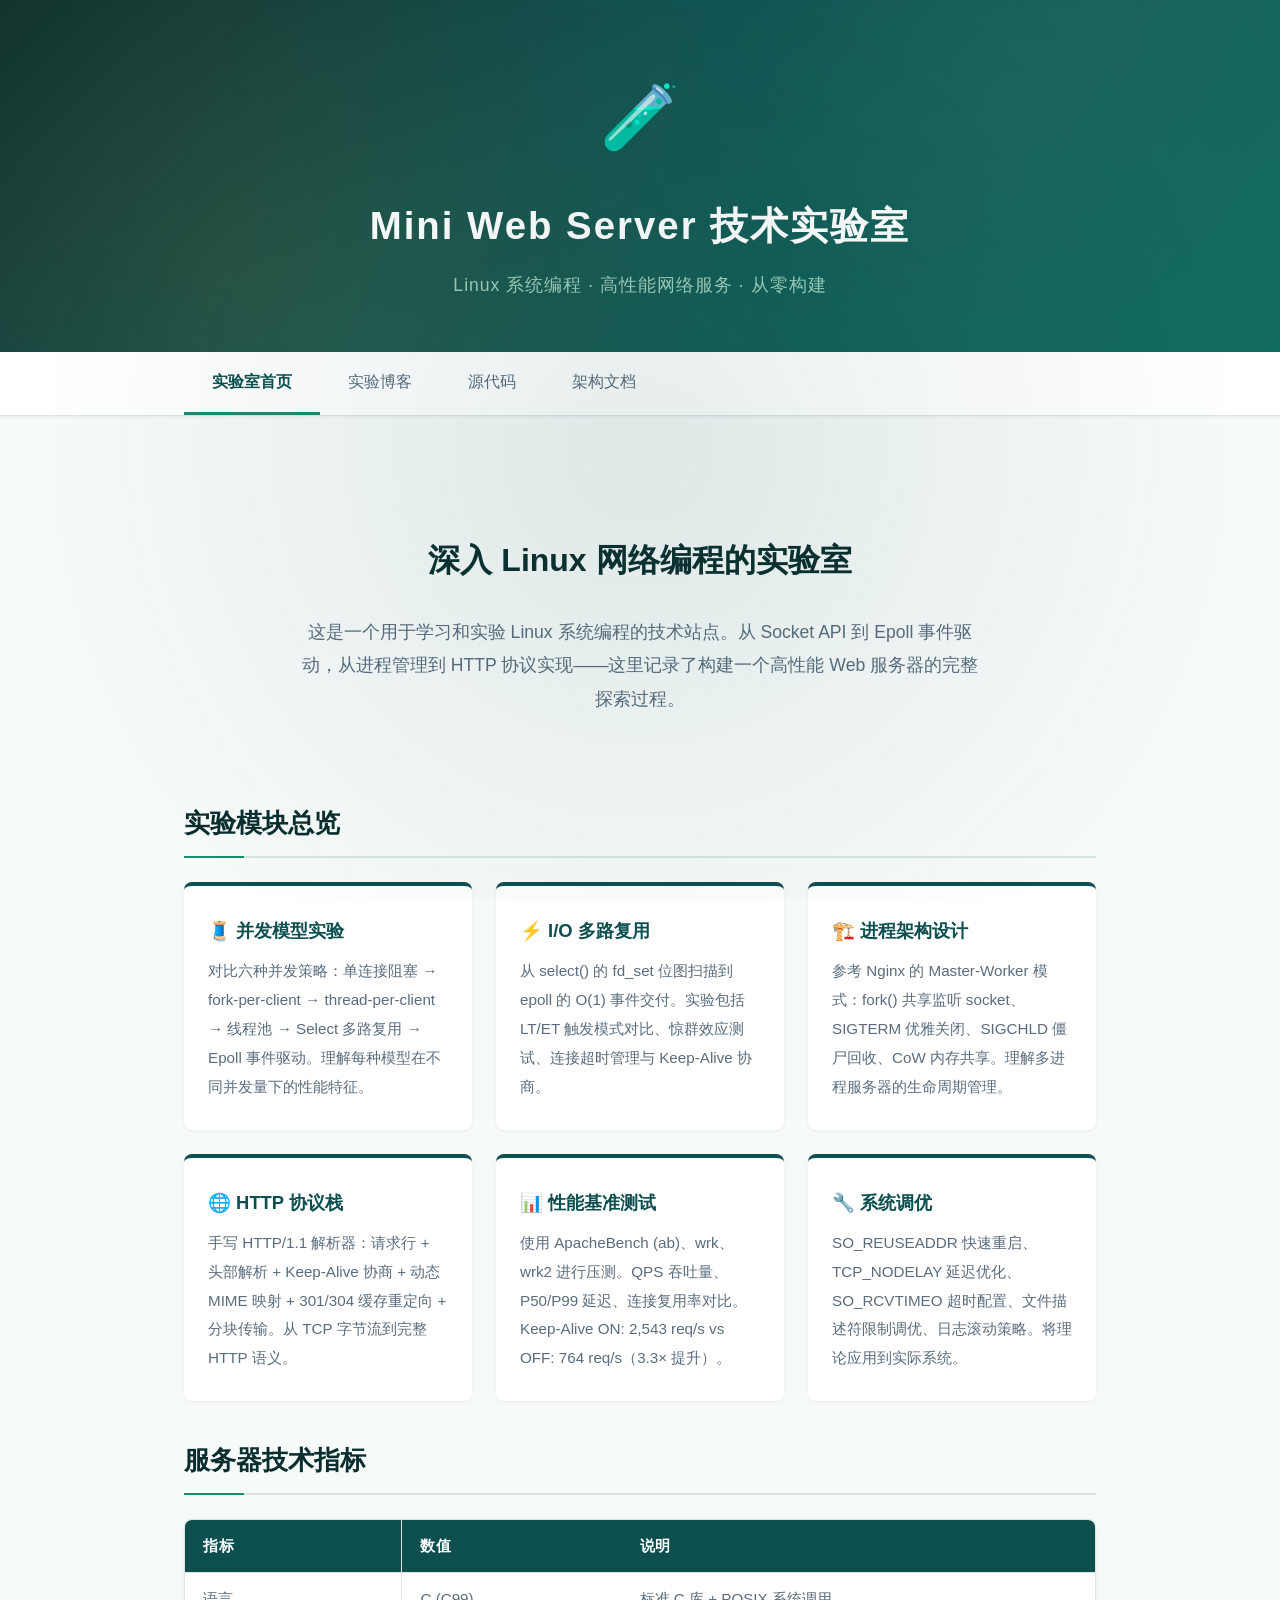
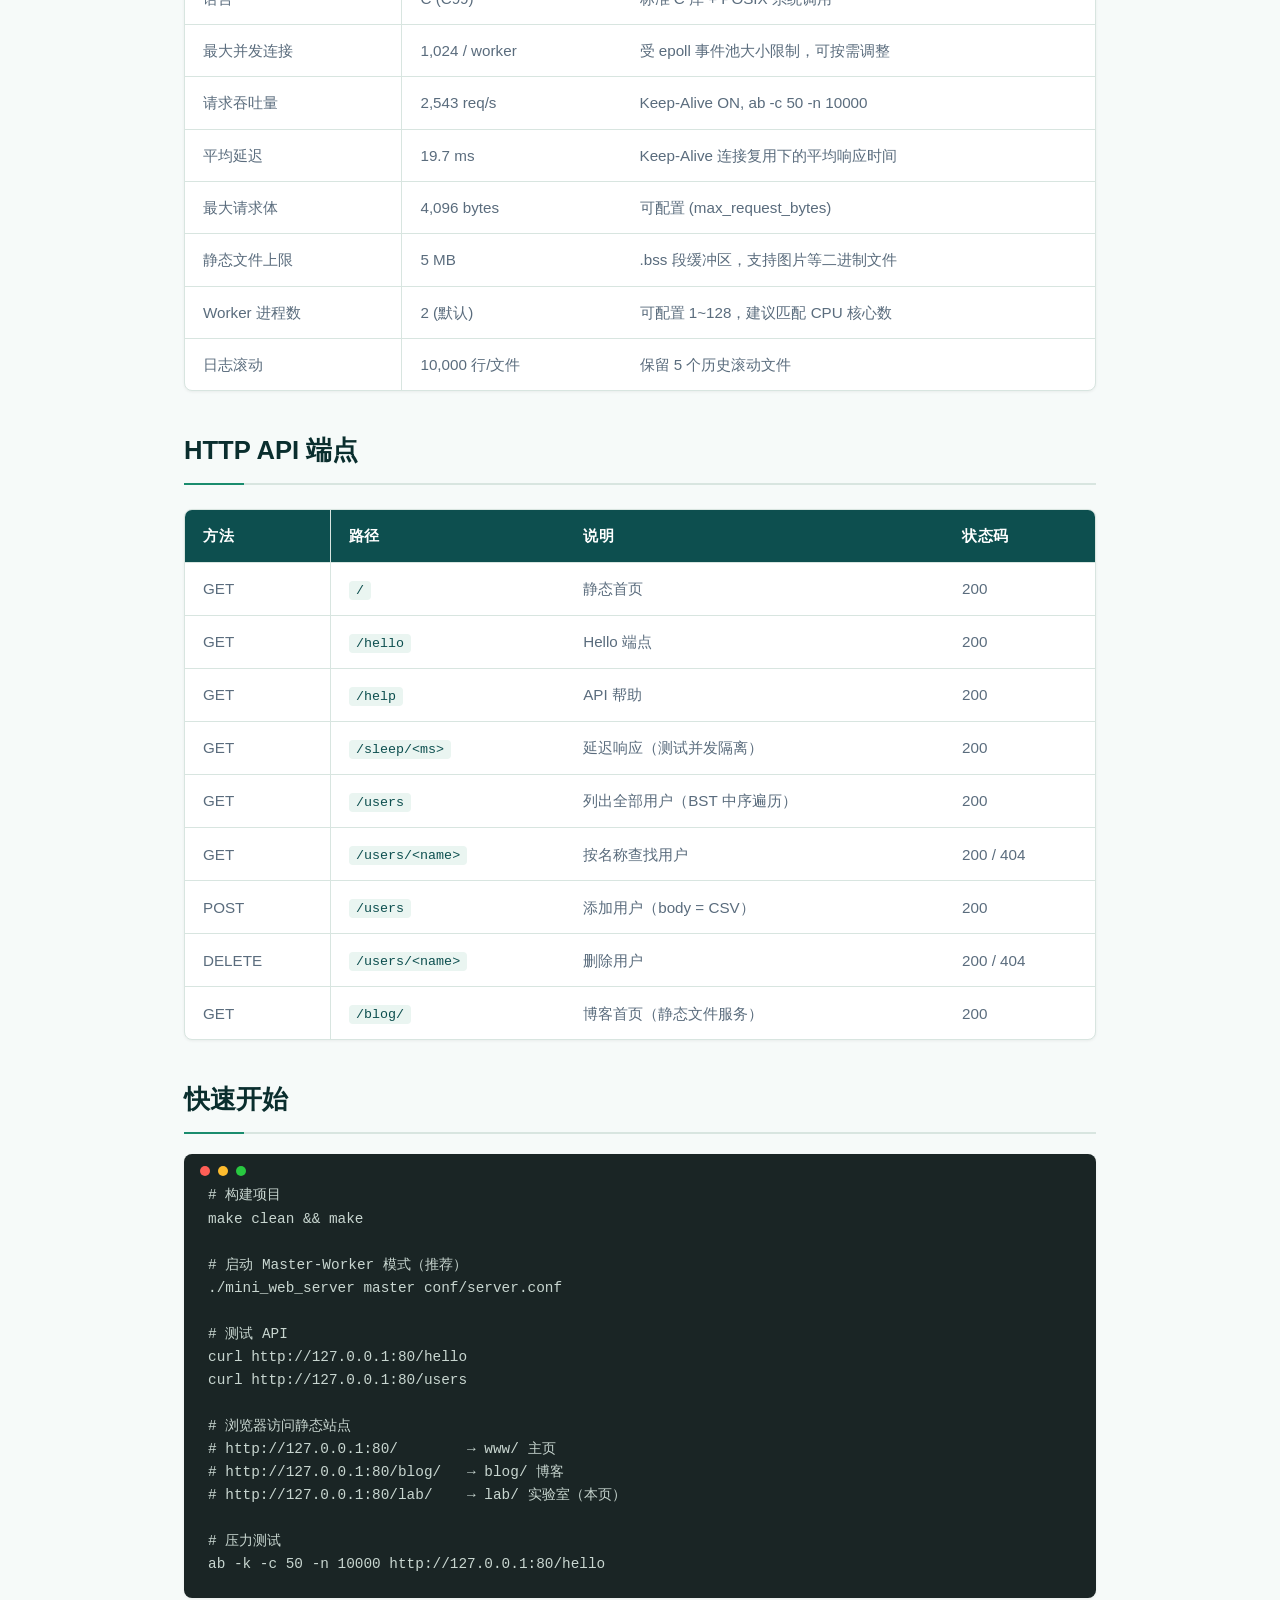
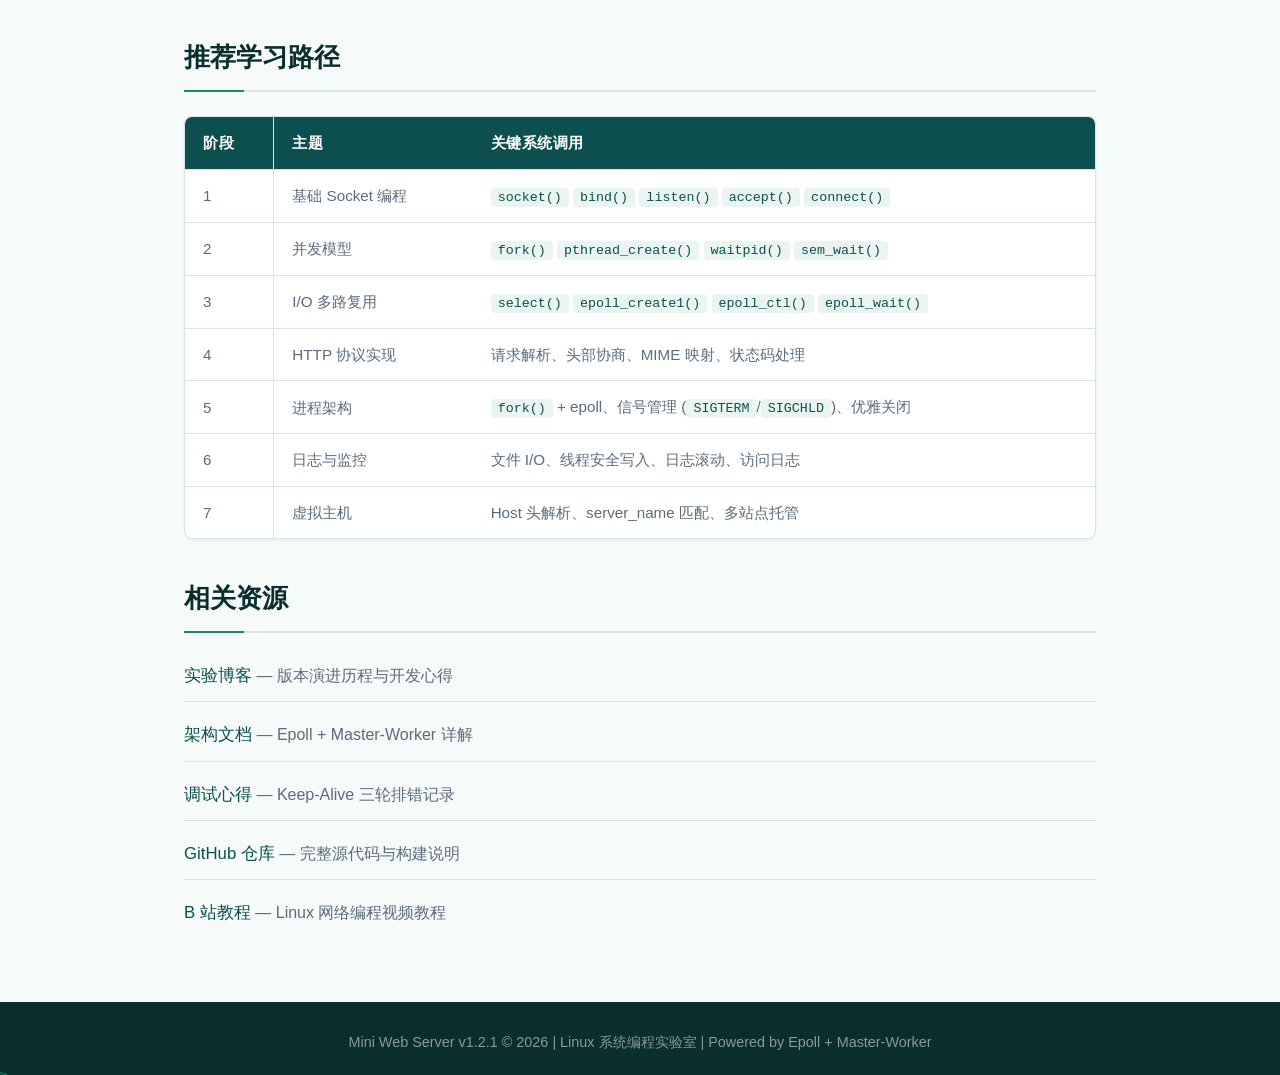
<file: lab/index.html>
<!DOCTYPE html>
<html lang="zh-CN">
<head>
    <meta charset="UTF-8">
    <meta name="viewport" content="width=device-width, initial-scale=1.0">
    <title>Mini Web Server — 技术实验室</title>
    <link rel="stylesheet" href="css/style.css">
    <link rel="icon" href="icon/favicon.ico" type="image/x-icon">
</head>
<body>
    <header>
        <div class="container">
            <span class="logo-icon">🧪</span>
            <h1>Mini Web Server 技术实验室</h1>
            <p class="subtitle">Linux 系统编程 · 高性能网络服务 · 从零构建</p>
        </div>
    </header>

    <nav>
        <div class="container">
            <a href="index.html" class="active">实验室首页</a>
            <a href="/blog/">实验博客</a>
            <a href="https://github.com/YunYuanWang/UESTC-Shixvn-mini-web-server" target="_blank">源代码</a>
            <a href="/blog/about.html">架构文档</a>
        </div>
    </nav>

    <main>
        <div class="container">

            <!-- ============================================================ -->
            <!-- Hero -->
            <!-- ============================================================ -->
            <section class="hero">
                <h2>深入 Linux 网络编程的实验室</h2>
                <p>这是一个用于学习和实验 Linux 系统编程的技术站点。从 Socket API 到 Epoll 事件驱动，从进程管理到 HTTP 协议实现——这里记录了构建一个高性能 Web 服务器的完整探索过程。</p>
            </section>

            <!-- ============================================================ -->
            <!-- 实验模块 -->
            <!-- ============================================================ -->
            <section class="features">
                <h2>实验模块总览</h2>
                <div class="feature-grid">
                    <div class="feature-card">
                        <h3>🧵 并发模型实验</h3>
                        <p>对比六种并发策略：单连接阻塞 → fork-per-client → thread-per-client → 线程池 → Select 多路复用 → Epoll 事件驱动。理解每种模型在不同并发量下的性能特征。</p>
                    </div>
                    <div class="feature-card">
                        <h3>⚡ I/O 多路复用</h3>
                        <p>从 select() 的 fd_set 位图扫描到 epoll 的 O(1) 事件交付。实验包括 LT/ET 触发模式对比、惊群效应测试、连接超时管理与 Keep-Alive 协商。</p>
                    </div>
                    <div class="feature-card">
                        <h3>🏗️ 进程架构设计</h3>
                        <p>参考 Nginx 的 Master-Worker 模式：fork() 共享监听 socket、SIGTERM 优雅关闭、SIGCHLD 僵尸回收、CoW 内存共享。理解多进程服务器的生命周期管理。</p>
                    </div>
                    <div class="feature-card">
                        <h3>🌐 HTTP 协议栈</h3>
                        <p>手写 HTTP/1.1 解析器：请求行 + 头部解析 + Keep-Alive 协商 + 动态 MIME 映射 + 301/304 缓存重定向 + 分块传输。从 TCP 字节流到完整 HTTP 语义。</p>
                    </div>
                    <div class="feature-card">
                        <h3>📊 性能基准测试</h3>
                        <p>使用 ApacheBench (ab)、wrk、wrk2 进行压测。QPS 吞吐量、P50/P99 延迟、连接复用率对比。Keep-Alive ON: 2,543 req/s vs OFF: 764 req/s（3.3× 提升）。</p>
                    </div>
                    <div class="feature-card">
                        <h3>🔧 系统调优</h3>
                        <p>SO_REUSEADDR 快速重启、TCP_NODELAY 延迟优化、SO_RCVTIMEO 超时配置、文件描述符限制调优、日志滚动策略。将理论应用到实际系统。</p>
                    </div>
                </div>
            </section>

            <!-- ============================================================ -->
            <!-- 技术指标 -->
            <!-- ============================================================ -->
            <section>
                <h2>服务器技术指标</h2>
                <table>
                    <thead>
                        <tr><th>指标</th><th>数值</th><th>说明</th></tr>
                    </thead>
                    <tbody>
                        <tr><td>语言</td><td>C (C99)</td><td>标准 C 库 + POSIX 系统调用</td></tr>
                        <tr><td>最大并发连接</td><td>1,024 / worker</td><td>受 epoll 事件池大小限制，可按需调整</td></tr>
                        <tr><td>请求吞吐量</td><td>2,543 req/s</td><td>Keep-Alive ON, ab -c 50 -n 10000</td></tr>
                        <tr><td>平均延迟</td><td>19.7 ms</td><td>Keep-Alive 连接复用下的平均响应时间</td></tr>
                        <tr><td>最大请求体</td><td>4,096 bytes</td><td>可配置 (max_request_bytes)</td></tr>
                        <tr><td>静态文件上限</td><td>5 MB</td><td>.bss 段缓冲区，支持图片等二进制文件</td></tr>
                        <tr><td>Worker 进程数</td><td>2 (默认)</td><td>可配置 1~128，建议匹配 CPU 核心数</td></tr>
                        <tr><td>日志滚动</td><td>10,000 行/文件</td><td>保留 5 个历史滚动文件</td></tr>
                    </tbody>
                </table>
            </section>

            <!-- ============================================================ -->
            <!-- API 端点 -->
            <!-- ============================================================ -->
            <section>
                <h2>HTTP API 端点</h2>
                <table>
                    <thead>
                        <tr><th>方法</th><th>路径</th><th>说明</th><th>状态码</th></tr>
                    </thead>
                    <tbody>
                        <tr><td>GET</td><td><code>/</code></td><td>静态首页</td><td>200</td></tr>
                        <tr><td>GET</td><td><code>/hello</code></td><td>Hello 端点</td><td>200</td></tr>
                        <tr><td>GET</td><td><code>/help</code></td><td>API 帮助</td><td>200</td></tr>
                        <tr><td>GET</td><td><code>/sleep/&lt;ms&gt;</code></td><td>延迟响应（测试并发隔离）</td><td>200</td></tr>
                        <tr><td>GET</td><td><code>/users</code></td><td>列出全部用户（BST 中序遍历）</td><td>200</td></tr>
                        <tr><td>GET</td><td><code>/users/&lt;name&gt;</code></td><td>按名称查找用户</td><td>200 / 404</td></tr>
                        <tr><td>POST</td><td><code>/users</code></td><td>添加用户（body = CSV）</td><td>200</td></tr>
                        <tr><td>DELETE</td><td><code>/users/&lt;name&gt;</code></td><td>删除用户</td><td>200 / 404</td></tr>
                        <tr><td>GET</td><td><code>/blog/</code></td><td>博客首页（静态文件服务）</td><td>200</td></tr>
                    </tbody>
                </table>
            </section>

            <!-- ============================================================ -->
            <!-- 快速开始 -->
            <!-- ============================================================ -->
            <section>
                <h2>快速开始</h2>
                <pre><code># 构建项目
make clean && make

# 启动 Master-Worker 模式（推荐）
./mini_web_server master conf/server.conf

# 测试 API
curl http://127.0.0.1:80/hello
curl http://127.0.0.1:80/users

# 浏览器访问静态站点
# http://127.0.0.1:80/        → www/ 主页
# http://127.0.0.1:80/blog/   → blog/ 博客
# http://127.0.0.1:80/lab/    → lab/ 实验室（本页）

# 压力测试
ab -k -c 50 -n 10000 http://127.0.0.1:80/hello</code></pre>
            </section>

            <!-- ============================================================ -->
            <!-- 学习路径 -->
            <!-- ============================================================ -->
            <section>
                <h2>推荐学习路径</h2>
                <table>
                    <thead>
                        <tr><th>阶段</th><th>主题</th><th>关键系统调用</th></tr>
                    </thead>
                    <tbody>
                        <tr><td>1</td><td>基础 Socket 编程</td><td><code>socket()</code> <code>bind()</code> <code>listen()</code> <code>accept()</code> <code>connect()</code></td></tr>
                        <tr><td>2</td><td>并发模型</td><td><code>fork()</code> <code>pthread_create()</code> <code>waitpid()</code> <code>sem_wait()</code></td></tr>
                        <tr><td>3</td><td>I/O 多路复用</td><td><code>select()</code> <code>epoll_create1()</code> <code>epoll_ctl()</code> <code>epoll_wait()</code></td></tr>
                        <tr><td>4</td><td>HTTP 协议实现</td><td>请求解析、头部协商、MIME 映射、状态码处理</td></tr>
                        <tr><td>5</td><td>进程架构</td><td><code>fork()</code> + epoll、信号管理 (<code>SIGTERM</code>/<code>SIGCHLD</code>)、优雅关闭</td></tr>
                        <tr><td>6</td><td>日志与监控</td><td>文件 I/O、线程安全写入、日志滚动、访问日志</td></tr>
                        <tr><td>7</td><td>虚拟主机</td><td>Host 头解析、server_name 匹配、多站点托管</td></tr>
                    </tbody>
                </table>
            </section>

            <!-- ============================================================ -->
            <!-- 快速链接 -->
            <!-- ============================================================ -->
            <section class="links">
                <h2>相关资源</h2>
                <ul>
                    <li><a href="/blog/">实验博客</a> — 版本演进历程与开发心得</li>
                    <li><a href="/blog/about.html">架构文档</a> — Epoll + Master-Worker 详解</li>
                    <li><a href="/blog/article.html">调试心得</a> — Keep-Alive 三轮排错记录</li>
                    <li><a href="https://github.com/YunYuanWang/UESTC-Shixvn-mini-web-server" target="_blank">GitHub 仓库</a> — 完整源代码与构建说明</li>
                    <li><a href="https://www.bilibili.com/video/BV1GJ411x7h7/" target="_blank">B 站教程</a> — Linux 网络编程视频教程</li>
                </ul>
            </section>
        </div>
    </main>

    <footer>
        <div class="container">
            <p>Mini Web Server v1.2.1 &copy; 2026 | Linux 系统编程实验室 | Powered by Epoll + Master-Worker</p>
        </div>
    </footer>

    <script src="js/main.js"></script>
</body>
</html>
</file>
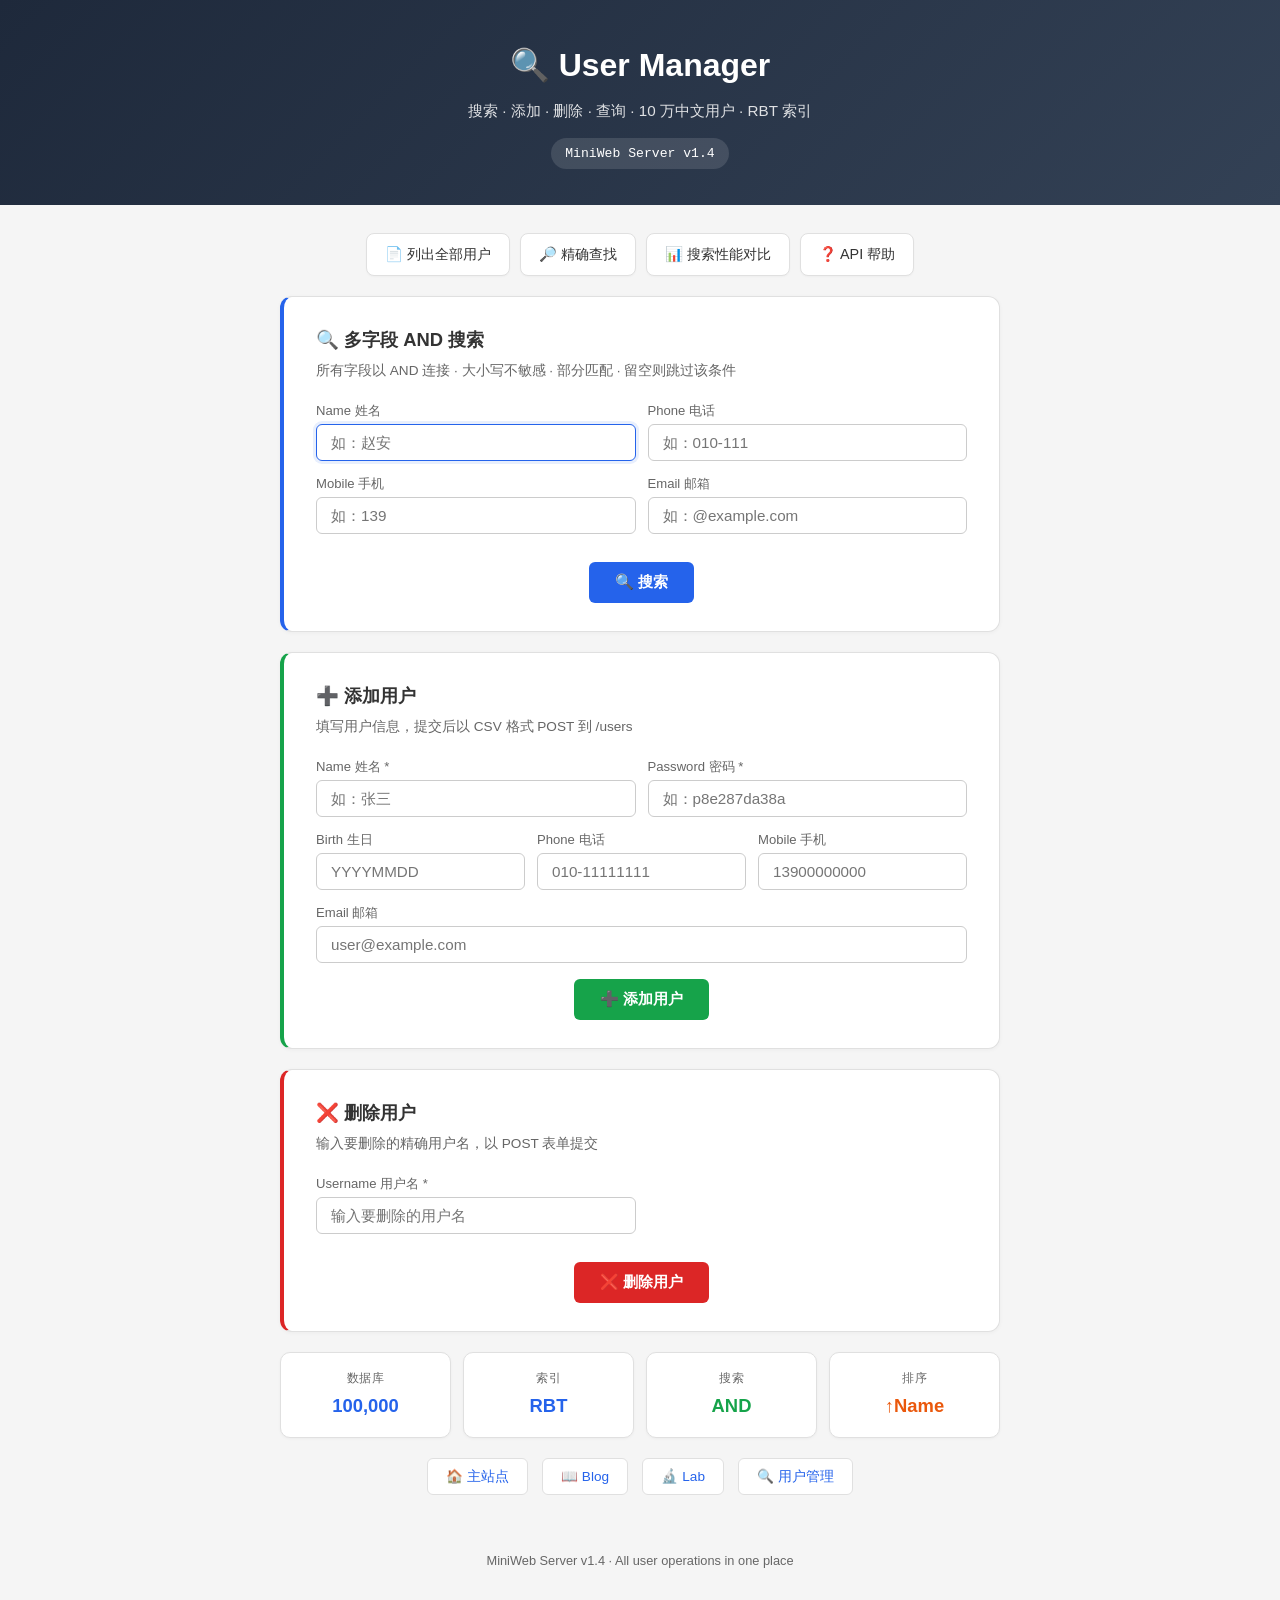
<file: search/index.html>
<!doctype html>
<html lang="zh-CN">
<head>
  <meta charset="utf-8">
  <meta name="viewport" content="width=device-width, initial-scale=1">
  <title>User Manager — MiniWeb Server</title>
  <link rel="icon" href="/icon/favicon.ico">
  <style>
    :root {
      --bg: #f5f5f5;
      --card-bg: #fff;
      --text: #333;
      --muted: #666;
      --border: #e0e0e0;
      --accent: #2563eb;
      --green: #16a34a;
      --red: #dc2626;
      --orange: #ea580c;
    }
    * { margin: 0; padding: 0; box-sizing: border-box; }
    body {
      font-family: -apple-system, BlinkMacSystemFont, "Segoe UI", Roboto, sans-serif;
      background: var(--bg);
      color: var(--text);
      line-height: 1.6;
    }

    header {
      background: linear-gradient(135deg, #1e293b 0%, #334155 100%);
      color: #fff;
      padding: 40px 24px 36px;
      text-align: center;
    }
    header h1 { font-size: 2rem; font-weight: 700; }
    header p  { margin-top: 8px; opacity: 0.85; font-size: 0.95rem; }
    .pid-badge {
      display: inline-block;
      margin-top: 14px;
      padding: 5px 14px;
      background: rgba(255,255,255,0.12);
      border-radius: 20px;
      font-size: 0.82rem;
      font-family: "SF Mono", "Fira Code", monospace;
    }

    .container { max-width: 760px; margin: 0 auto; padding: 28px 20px; }

    /* ---- section card ---- */
    section {
      background: var(--card-bg);
      border: 1px solid var(--border);
      border-radius: 12px;
      padding: 28px 32px;
      margin-bottom: 20px;
      box-shadow: 0 1px 4px rgba(0,0,0,0.04);
    }
    section h2 {
      font-size: 1.15rem;
      font-weight: 600;
      margin-bottom: 6px;
      display: flex;
      align-items: center;
      gap: 8px;
    }
    section .sec-hint {
      color: var(--muted);
      font-size: 0.85rem;
      margin-bottom: 18px;
    }
    section.accent  { border-left: 4px solid var(--accent); }
    section.green   { border-left: 4px solid var(--green); }
    section.red     { border-left: 4px solid var(--red); }
    section.orange  { border-left: 4px solid var(--orange); }

    /* ---- form fields ---- */
    .field { margin-bottom: 12px; text-align: left; }
    .field label { display: block; font-size: 0.82rem; color: var(--muted); margin-bottom: 3px; font-weight: 500; }
    .field input {
      width: 100%;
      padding: 9px 14px;
      font-size: 0.95rem;
      border: 1px solid #ccc;
      border-radius: 6px;
      outline: none;
      box-sizing: border-box;
      transition: border-color 0.15s;
    }
    .field input:focus { border-color: var(--accent); box-shadow: 0 0 0 3px rgba(37,99,235,0.1); }
    .field-row { display: grid; grid-template-columns: 1fr 1fr; gap: 12px; }
    .field-row-3 { display: grid; grid-template-columns: 1fr 1fr 1fr; gap: 12px; }

    .btn {
      display: inline-block;
      padding: 10px 26px;
      font-size: 0.95rem;
      font-weight: 600;
      color: #fff;
      border: none;
      border-radius: 6px;
      cursor: pointer;
      transition: opacity 0.15s;
    }
    .btn:hover { opacity: 0.9; }
    .btn.primary { background: var(--accent); }
    .btn.green   { background: var(--green); }
    .btn.red     { background: var(--red); }
    .btn.orange  { background: var(--orange); }

    .btn-row { text-align: center; margin-top: 16px; }

    /* ---- result message ---- */
    .msg {
      margin-top: 12px;
      padding: 8px 14px;
      border-radius: 6px;
      font-size: 0.88rem;
      text-align: center;
      display: none;
    }
    .msg.show { display: block; }
    .msg.success { background: #dcfce7; color: #166534; border: 1px solid #bbf7d0; }
    .msg.error   { background: #fee2e2; color: #991b1b; border: 1px solid #fecaca; }

    /* ---- info row ---- */
    .info-row {
      display: grid;
      grid-template-columns: repeat(auto-fit, minmax(150px, 1fr));
      gap: 12px;
      margin-bottom: 20px;
    }
    .info-card {
      background: var(--card-bg);
      border: 1px solid var(--border);
      border-radius: 10px;
      padding: 16px;
      text-align: center;
      box-shadow: 0 1px 3px rgba(0,0,0,0.04);
    }
    .info-card .label { font-size: 0.75rem; color: var(--muted); text-transform: uppercase; letter-spacing: 0.5px; }
    .info-card .value { font-size: 1.15rem; font-weight: 700; margin-top: 3px; color: var(--accent); }
    .info-card .value.green { color: var(--green); }
    .info-card .value.orange { color: var(--orange); }

    /* ---- quick links ---- */
    .quick-links {
      display: flex;
      gap: 10px;
      flex-wrap: wrap;
      justify-content: center;
      margin-bottom: 20px;
    }
    .quick-links a {
      display: inline-flex;
      align-items: center;
      gap: 6px;
      padding: 9px 18px;
      background: var(--card-bg);
      border: 1px solid var(--border);
      border-radius: 8px;
      text-decoration: none;
      font-size: 0.9rem;
      font-weight: 500;
      color: var(--text);
      transition: box-shadow 0.15s, border-color 0.15s;
      box-shadow: 0 1px 2px rgba(0,0,0,0.03);
    }
    .quick-links a:hover { box-shadow: 0 3px 10px rgba(0,0,0,0.08); border-color: var(--accent); }

    /* ---- nav ---- */
    .nav-links { text-align: center; margin-top: 8px; }
    .nav-links a {
      display: inline-block;
      padding: 7px 18px;
      margin: 0 5px;
      background: var(--card-bg);
      border: 1px solid var(--border);
      border-radius: 6px;
      color: var(--accent);
      text-decoration: none;
      font-size: 0.85rem;
    }
    .nav-links a:hover { box-shadow: 0 2px 8px rgba(0,0,0,0.08); }

    footer { text-align: center; padding: 28px 20px; color: var(--muted); font-size: 0.8rem; }
  </style>
</head>
<body>

<header>
  <h1>&#128269; User Manager</h1>
  <p>搜索 &middot; 添加 &middot; 删除 &middot; 查询 &middot; 10 万中文用户 &middot; RBT 索引</p>
  <div class="pid-badge">MiniWeb Server v1.4</div>
</header>

<div class="container">

  <!-- ======== 快速操作 ======== -->
  <div class="quick-links">
    <a href="/users" target="_blank">&#128196; 列出全部用户</a>
    <a href="/users/find-index/" target="_blank" onclick="var n=prompt('Enter exact username:');if(n){this.href='/users/'+encodeURIComponent(n);return true;}return false;">&#128270; 精确查找</a>
    <a href="/users/compare/" target="_blank" onclick="var n=prompt('Enter username to benchmark:');if(n){this.href='/users/compare/'+encodeURIComponent(n);return true;}return false;">&#128202; 搜索性能对比</a>
    <a href="/help" target="_blank">&#10067; API 帮助</a>
  </div>

  <!-- ======== 搜索 ======== -->
  <section class="accent">
    <h2>&#128269; 多字段 AND 搜索</h2>
    <p class="sec-hint">所有字段以 AND 连接 &middot; 大小写不敏感 &middot; 部分匹配 &middot; 留空则跳过该条件</p>
    <form method="post" action="/search" enctype="application/x-www-form-urlencoded">
      <div class="field-row">
        <div class="field">
          <label>Name 姓名</label>
          <input type="text" name="name" placeholder="如：赵安" autofocus autocomplete="off">
        </div>
        <div class="field">
          <label>Phone 电话</label>
          <input type="text" name="phone" placeholder="如：010-111" autocomplete="off">
        </div>
      </div>
      <div class="field-row">
        <div class="field">
          <label>Mobile 手机</label>
          <input type="text" name="mobile" placeholder="如：139" autocomplete="off">
        </div>
        <div class="field">
          <label>Email 邮箱</label>
          <input type="text" name="email" placeholder="如：@example.com" autocomplete="off">
        </div>
      </div>
      <div class="btn-row"><button type="submit" class="btn primary">&#128269; 搜索</button></div>
    </form>
  </section>

  <!-- ======== 添加用户 ======== -->
  <section class="green">
    <h2>&#10133; 添加用户</h2>
    <p class="sec-hint">填写用户信息，提交后以 CSV 格式 POST 到 /users</p>
    <form id="add-form">
      <div class="field-row">
        <div class="field">
          <label>Name 姓名 *</label>
          <input type="text" id="add-name" placeholder="如：张三" required autocomplete="off">
        </div>
        <div class="field">
          <label>Password 密码 *</label>
          <input type="text" id="add-pass" placeholder="如：p8e287da38a" required autocomplete="off">
        </div>
      </div>
      <div class="field-row-3">
        <div class="field">
          <label>Birth 生日</label>
          <input type="text" id="add-birth" placeholder="YYYYMMDD" autocomplete="off">
        </div>
        <div class="field">
          <label>Phone 电话</label>
          <input type="text" id="add-phone" placeholder="010-11111111" autocomplete="off">
        </div>
        <div class="field">
          <label>Mobile 手机</label>
          <input type="text" id="add-mobile" placeholder="13900000000" autocomplete="off">
        </div>
      </div>
      <div class="field">
        <label>Email 邮箱</label>
        <input type="text" id="add-email" placeholder="user@example.com" autocomplete="off">
      </div>
      <div class="btn-row"><button type="submit" class="btn green">&#10133; 添加用户</button></div>
    </form>
    <div class="msg" id="add-msg"></div>
  </section>

  <!-- ======== 删除用户 ======== -->
  <section class="red">
    <h2>&#10060; 删除用户</h2>
    <p class="sec-hint">输入要删除的精确用户名，以 POST 表单提交</p>
    <form method="post" action="/delete" enctype="application/x-www-form-urlencoded">
      <div class="field-row">
        <div class="field">
          <label>Username 用户名 *</label>
          <input type="text" name="name" placeholder="输入要删除的用户名" required autocomplete="off">
        </div>
      </div>
      <div class="btn-row"><button type="submit" class="btn red">&#10060; 删除用户</button></div>
    </form>
  </section>

  <!-- ======== 信息 ======== -->
  <div class="info-row">
    <div class="info-card">
      <div class="label">数据库</div>
      <div class="value">100,000</div>
    </div>
    <div class="info-card">
      <div class="label">索引</div>
      <div class="value">RBT</div>
    </div>
    <div class="info-card">
      <div class="label">搜索</div>
      <div class="value green">AND</div>
    </div>
    <div class="info-card">
      <div class="label">排序</div>
      <div class="value orange">&#8593;Name</div>
    </div>
  </div>

  <!-- ======== 导航 ======== -->
  <div class="nav-links">
    <a href="http://localhost:8080/">&#127968; 主站点</a>
    <a href="http://blog.localhost:8080/">&#128214; Blog</a>
    <a href="http://lab.localhost:8080/">&#128300; Lab</a>
    <a href="http://users.localhost:8080/">&#128269; 用户管理</a>
  </div>

</div>

<footer>
  MiniWeb Server v1.4 &middot; All user operations in one place
</footer>

<script>
// ---- Validation Helpers ----
function validatePhone(val) {
  if (!val) return true;  // empty is OK
  return /^[0-9\-]{1,20}$/.test(val) && (val.match(/[0-9]/g) || []).length >= 1;
}
function validateEmail(val) {
  if (!val) return true;  // empty is OK
  if (/\s/.test(val)) return false;    // no spaces
  var at = val.indexOf('@');
  if (at === -1) return true;          // no @: accept as search term
  if (at === val.length - 1) return false; // @ at end: reject
  if (val.indexOf('@', at + 1) !== -1) return false; // multiple @
  return true;
}
function showMsg(id, type, text) {
  var m = document.getElementById(id);
  m.className = 'msg ' + type + ' show';
  m.textContent = text;
}

// ---- Search Form: client-side validation ----
document.querySelector('form[action="/search"]').addEventListener('submit', function(e) {
  var phone  = this.querySelector('input[name="phone"]').value.trim();
  var mobile = this.querySelector('input[name="mobile"]').value.trim();
  var email  = this.querySelector('input[name="email"]').value.trim();
  if (phone && !validatePhone(phone)) {
    e.preventDefault();
    alert('Invalid phone: only digits and hyphens allowed (1-20 chars).');
    return false;
  }
  if (mobile && !validatePhone(mobile)) {
    e.preventDefault();
    alert('Invalid mobile: only digits and hyphens allowed (1-20 chars).');
    return false;
  }
  if (email && !validateEmail(email)) {
    e.preventDefault();
    alert('Invalid email format. Use user@example.com format.');
    return false;
  }
});

// ---- Add User: POST CSV to /users ----
document.getElementById('add-form').addEventListener('submit', async function(e) {
  e.preventDefault();
  var msg = document.getElementById('add-msg');
  msg.className = 'msg';
  void msg.offsetWidth;

  var fields = [
    document.getElementById('add-name').value.trim(),
    document.getElementById('add-pass').value.trim(),
    document.getElementById('add-birth').value.trim(),
    document.getElementById('add-phone').value.trim(),
    document.getElementById('add-mobile').value.trim(),
    document.getElementById('add-email').value.trim()
  ];

  // Validate phone and email
  if (fields[3] && !validatePhone(fields[3])) {
    showMsg('add-msg', 'error', 'Invalid phone: only digits and hyphens (1-20 chars).');
    return;
  }
  if (fields[4] && !validatePhone(fields[4])) {
    showMsg('add-msg', 'error', 'Invalid mobile: only digits and hyphens (1-20 chars).');
    return;
  }
  if (fields[5] && !validateEmail(fields[5])) {
    showMsg('add-msg', 'error', 'Invalid email: use user@example.com format.');
    return;
  }

  var csv = fields.join(',');

  try {
    var resp = await fetch('/users', {
      method: 'POST',
      headers: { 'Content-Type': 'text/plain' },
      body: csv
    });
    var text = await resp.text();
    if (resp.ok && text.indexOf('ADDED') !== -1) {
      msg.className = 'msg success show';
      msg.textContent = 'User "' + fields[0] + '" added successfully.';
      this.reset();
    } else if (text.indexOf('EXISTS') !== -1) {
      msg.className = 'msg error show';
      msg.textContent = 'User "' + fields[0] + '" already exists.';
    } else {
      msg.className = 'msg error show';
      msg.textContent = 'Error: ' + text.trim();
    }
  } catch(err) {
    msg.className = 'msg error show';
    msg.textContent = 'Network error: ' + err.message;
  }
});

</script>

</body>
</html>
</file>
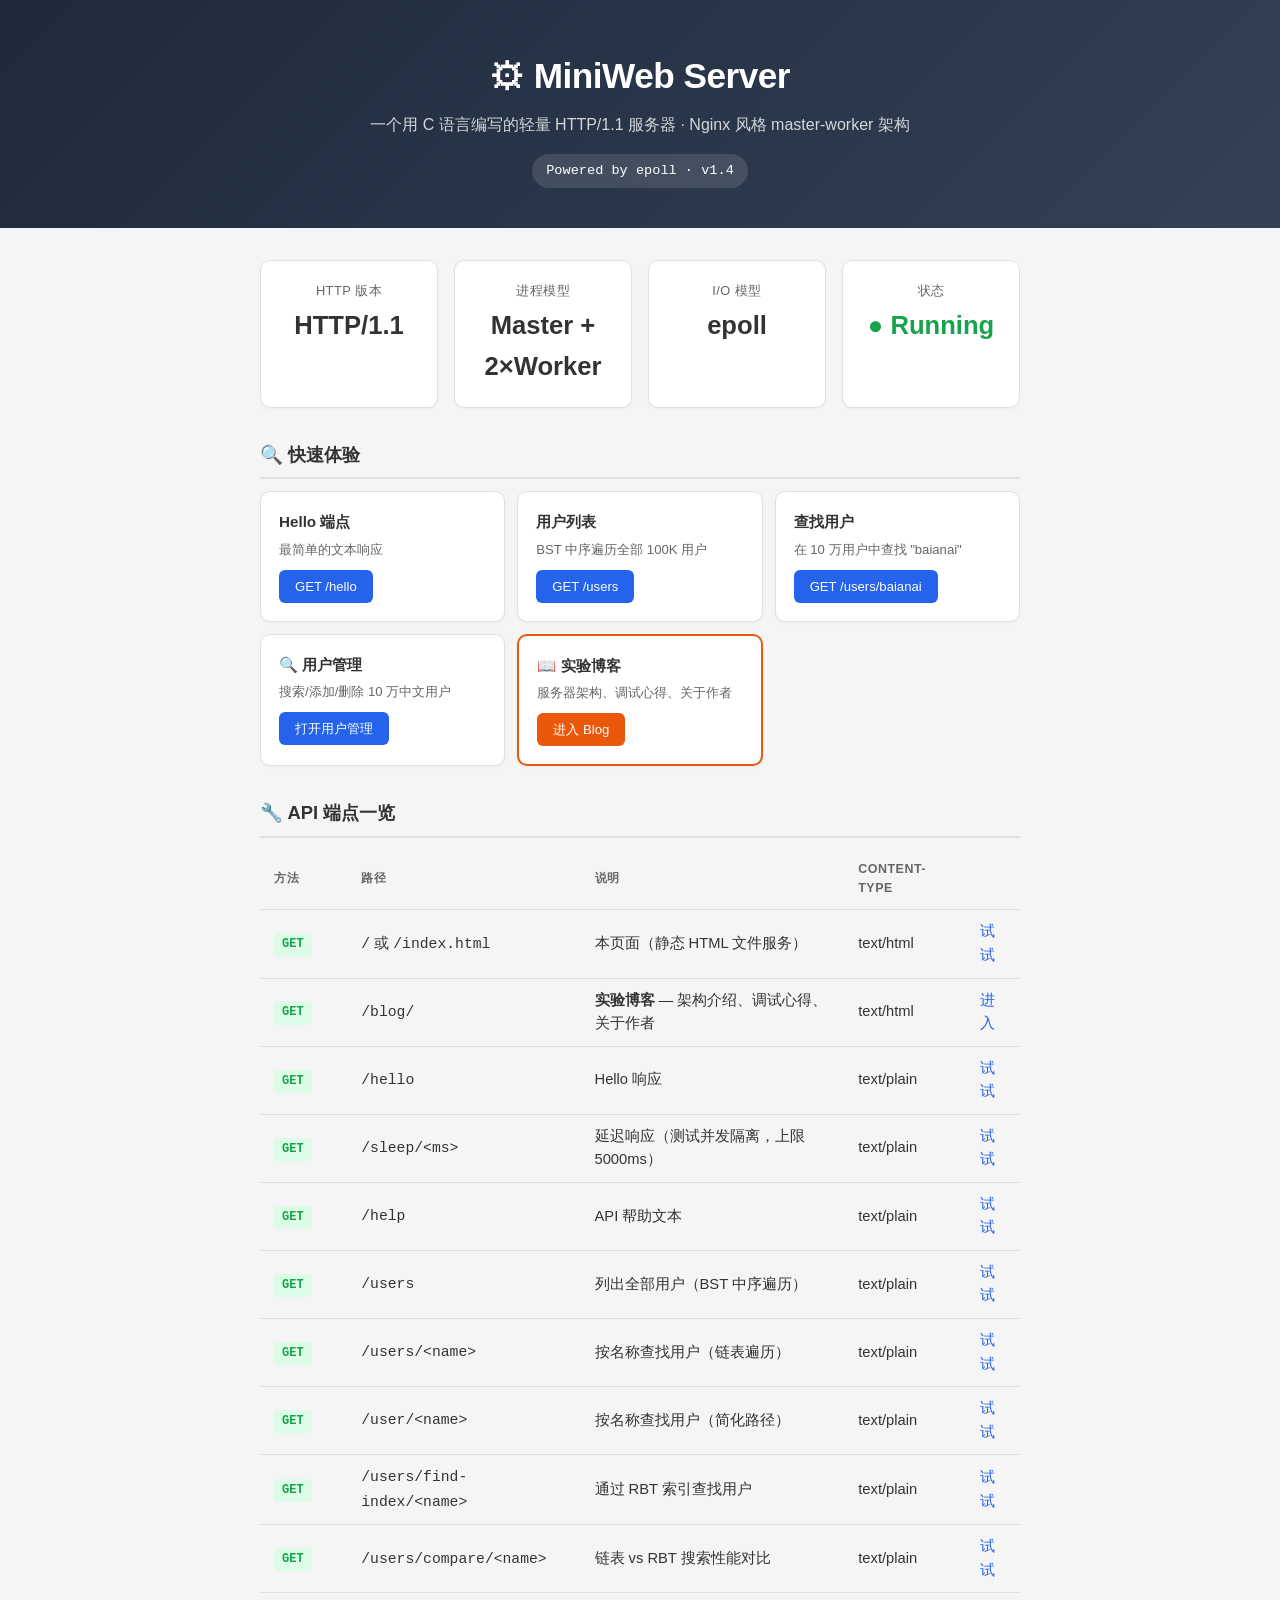
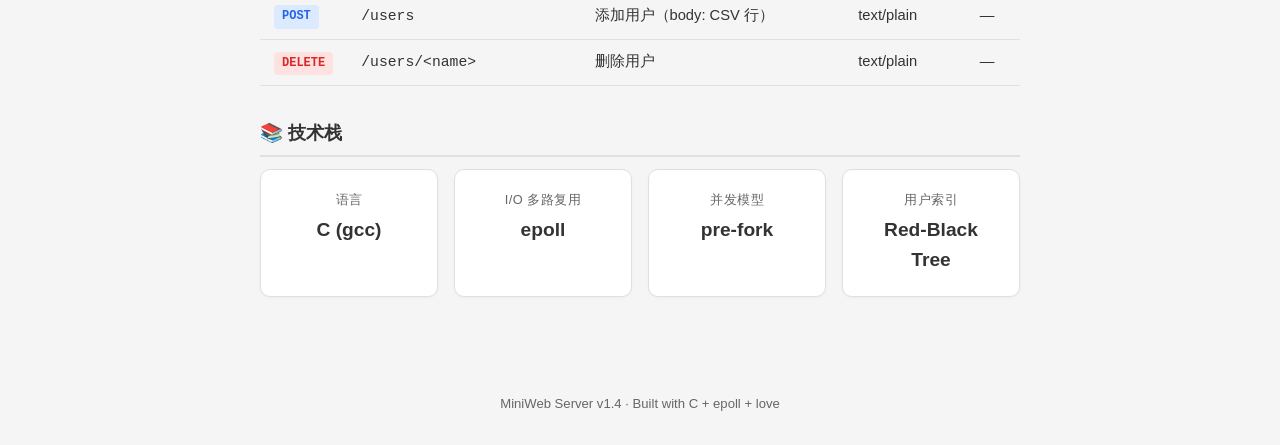
<file: www/index.html>
<!doctype html>
<html lang="zh-CN">
<head>
  <meta charset="utf-8">
  <meta name="viewport" content="width=device-width, initial-scale=1">
  <title>MiniWeb Server v1.4</title>
  <style>
    :root {
      --bg: #f5f5f5;
      --card-bg: #fff;
      --text: #333;
      --muted: #666;
      --border: #e0e0e0;
      --accent: #2563eb;
      --green: #16a34a;
      --red: #dc2626;
      --orange: #ea580c;
    }
    * { margin: 0; padding: 0; box-sizing: border-box; }
    body {
      font-family: -apple-system, BlinkMacSystemFont, "Segoe UI", Roboto, sans-serif;
      background: var(--bg);
      color: var(--text);
      line-height: 1.6;
    }

    /* ---- header ---- */
    header {
      background: linear-gradient(135deg, #1e293b 0%, #334155 100%);
      color: #fff;
      padding: 48px 24px 40px;
      text-align: center;
    }
    header h1 { font-size: 2.2rem; font-weight: 700; letter-spacing: -0.5px; }
    header p  { margin-top: 8px; opacity: 0.8; font-size: 1rem; }
    .pid-badge {
      display: inline-block;
      margin-top: 16px;
      padding: 6px 14px;
      background: rgba(255,255,255,0.12);
      border-radius: 20px;
      font-size: 0.85rem;
      font-family: "SF Mono", "Fira Code", monospace;
    }

    /* ---- layout ---- */
    .container { max-width: 800px; margin: 0 auto; padding: 32px 20px; }

    /* ---- stat cards ---- */
    .stat-row {
      display: grid;
      grid-template-columns: repeat(auto-fit, minmax(160px, 1fr));
      gap: 16px;
      margin-bottom: 32px;
    }
    .stat-card {
      background: var(--card-bg);
      border: 1px solid var(--border);
      border-radius: 10px;
      padding: 20px;
      text-align: center;
      box-shadow: 0 1px 3px rgba(0,0,0,0.04);
    }
    .stat-card .label { font-size: 0.8rem; color: var(--muted); text-transform: uppercase; letter-spacing: 0.5px; }
    .stat-card .value { font-size: 1.6rem; font-weight: 700; margin-top: 4px; }
    .stat-card .value.green { color: var(--green); }

    /* ---- section ---- */
    section { margin-bottom: 32px; }
    section h2 {
      font-size: 1.15rem;
      font-weight: 600;
      margin-bottom: 12px;
      padding-bottom: 8px;
      border-bottom: 2px solid var(--border);
    }

    /* ---- API list ---- */
    .api-table { width: 100%; border-collapse: collapse; }
    .api-table th, .api-table td {
      padding: 10px 14px;
      text-align: left;
      border-bottom: 1px solid var(--border);
    }
    .api-table th { font-size: 0.78rem; color: var(--muted); text-transform: uppercase; letter-spacing: 0.5px; }
    .api-table td { font-size: 0.92rem; }
    .api-table .method {
      display: inline-block;
      padding: 2px 8px;
      border-radius: 4px;
      font-size: 0.75rem;
      font-weight: 700;
      font-family: "SF Mono", "Fira Code", monospace;
    }
    .method.get    { background: #dcfce7; color: var(--green); }
    .method.post   { background: #dbeafe; color: var(--accent); }
    .method.delete { background: #fee2e2; color: var(--red); }
    .api-table a { color: var(--accent); text-decoration: none; }
    .api-table a:hover { text-decoration: underline; }

    /* ---- try-it cards ---- */
    .try-row {
      display: grid;
      grid-template-columns: repeat(auto-fit, minmax(230px, 1fr));
      gap: 12px;
    }
    .try-card {
      background: var(--card-bg);
      border: 1px solid var(--border);
      border-radius: 10px;
      padding: 18px;
      box-shadow: 0 1px 3px rgba(0,0,0,0.04);
      transition: box-shadow 0.15s;
    }
    .try-card:hover { box-shadow: 0 4px 12px rgba(0,0,0,0.08); }
    .try-card h3 { font-size: 0.95rem; margin-bottom: 4px; }
    .try-card p  { font-size: 0.82rem; color: var(--muted); margin-bottom: 10px; }
    .try-card a  {
      display: inline-block;
      padding: 6px 16px;
      background: var(--accent);
      color: #fff;
      border-radius: 6px;
      text-decoration: none;
      font-size: 0.82rem;
      font-weight: 500;
    }
    .try-card a:hover { opacity: 0.9; }

    /* ---- footer ---- */
    footer {
      text-align: center;
      padding: 32px 20px;
      color: var(--muted);
      font-size: 0.82rem;
    }
  </style>
</head>
<body>

<header>
  <h1>&#9881; MiniWeb Server</h1>
  <p>一个用 C 语言编写的轻量 HTTP/1.1 服务器 &middot; Nginx 风格 master-worker 架构</p>
  <div class="pid-badge">Powered by epoll &middot; v1.4</div>
</header>

<div class="container">

  <!-- ======== 状态卡片 ======== -->
  <div class="stat-row">
    <div class="stat-card">
      <div class="label">HTTP 版本</div>
      <div class="value">HTTP/1.1</div>
    </div>
    <div class="stat-card">
      <div class="label">进程模型</div>
      <div class="value">Master + 2&#215;Worker</div>
    </div>
    <div class="stat-card">
      <div class="label">I/O 模型</div>
      <div class="value">epoll</div>
    </div>
    <div class="stat-card">
      <div class="label">状态</div>
      <div class="value green">&#9679; Running</div>
    </div>
  </div>

  <!-- ======== 试试看 ======== -->
  <section>
    <h2>&#128269; 快速体验</h2>
    <div class="try-row">
      <div class="try-card">
        <h3>Hello 端点</h3>
        <p>最简单的文本响应</p>
        <a href="/hello" target="_blank">GET /hello</a>
      </div>
      <div class="try-card">
        <h3>用户列表</h3>
        <p>BST 中序遍历全部 100K 用户</p>
        <a href="/users" target="_blank">GET /users</a>
      </div>
      <div class="try-card">
        <h3>查找用户</h3>
        <p>在 10 万用户中查找 "baianai"</p>
        <a href="/users/baianai" target="_blank">GET /users/baianai</a>
      </div>
      <div class="try-card">
        <h3>&#128269; 用户管理</h3>
        <p>搜索/添加/删除 10 万中文用户</p>
        <a href="http://users.localhost:8080/" target="_blank">打开用户管理</a>
      </div>
      <div class="try-card" style="border-color: var(--orange); border-width: 2px;">
        <h3>&#128214; 实验博客</h3>
        <p>服务器架构、调试心得、关于作者</p>
        <a href="/blog/" target="_blank" style="background: var(--orange);">进入 Blog</a>
      </div>
    </div>
  </section>

  <!-- ======== 完整 API 列表 ======== -->
  <section>
    <h2>&#128295; API 端点一览</h2>
    <table class="api-table">
      <thead>
        <tr>
          <th>方法</th>
          <th>路径</th>
          <th>说明</th>
          <th>Content-Type</th>
          <th></th>
        </tr>
      </thead>
      <tbody>
        <tr>
          <td><span class="method get">GET</span></td>
          <td><code>/</code> 或 <code>/index.html</code></td>
          <td>本页面（静态 HTML 文件服务）</td>
          <td>text/html</td>
          <td><a href="/" target="_blank">试试</a></td>
        </tr>
        <tr>
          <td><span class="method get">GET</span></td>
          <td><code>/blog/</code></td>
          <td><strong>实验博客</strong> — 架构介绍、调试心得、关于作者</td>
          <td>text/html</td>
          <td><a href="/blog/" target="_blank">进入</a></td>
        </tr>
        <tr>
          <td><span class="method get">GET</span></td>
          <td><code>/hello</code></td>
          <td>Hello 响应</td>
          <td>text/plain</td>
          <td><a href="/hello" target="_blank">试试</a></td>
        </tr>
        <tr>
          <td><span class="method get">GET</span></td>
          <td><code>/sleep/&lt;ms&gt;</code></td>
          <td>延迟响应（测试并发隔离，上限 5000ms）</td>
          <td>text/plain</td>
          <td><a href="/sleep/1000" target="_blank">试试</a></td>
        </tr>
        <tr>
          <td><span class="method get">GET</span></td>
          <td><code>/help</code></td>
          <td>API 帮助文本</td>
          <td>text/plain</td>
          <td><a href="/help" target="_blank">试试</a></td>
        </tr>
        <tr>
          <td><span class="method get">GET</span></td>
          <td><code>/users</code></td>
          <td>列出全部用户（BST 中序遍历）</td>
          <td>text/plain</td>
          <td><a href="/users" target="_blank">试试</a></td>
        </tr>
        <tr>
          <td><span class="method get">GET</span></td>
          <td><code>/users/&lt;name&gt;</code></td>
          <td>按名称查找用户（链表遍历）</td>
          <td>text/plain</td>
          <td><a href="/users/baianai" target="_blank">试试</a></td>
        </tr>
        <tr>
          <td><span class="method get">GET</span></td>
          <td><code>/user/&lt;name&gt;</code></td>
          <td>按名称查找用户（简化路径）</td>
          <td>text/plain</td>
          <td><a href="/user/baianai" target="_blank">试试</a></td>
        </tr>
        <tr>
          <td><span class="method get">GET</span></td>
          <td><code>/users/find-index/&lt;name&gt;</code></td>
          <td>通过 RBT 索引查找用户</td>
          <td>text/plain</td>
          <td><a href="/users/find-index/baianai" target="_blank">试试</a></td>
        </tr>
        <tr>
          <td><span class="method get">GET</span></td>
          <td><code>/users/compare/&lt;name&gt;</code></td>
          <td>链表 vs RBT 搜索性能对比</td>
          <td>text/plain</td>
          <td><a href="/users/compare/baianai" target="_blank">试试</a></td>
        </tr>
        <tr>
          <td><span class="method post">POST</span></td>
          <td><code>/users</code></td>
          <td>添加用户（body: CSV 行）</td>
          <td>text/plain</td>
          <td>—</td>
        </tr>
        <tr>
          <td><span class="method delete">DELETE</span></td>
          <td><code>/users/&lt;name&gt;</code></td>
          <td>删除用户</td>
          <td>text/plain</td>
          <td>—</td>
        </tr>
      </tbody>
    </table>
  </section>

  <!-- ======== 技术栈 ======== -->
  <section>
    <h2>&#128218; 技术栈</h2>
    <div class="stat-row">
      <div class="stat-card">
        <div class="label">语言</div>
        <div class="value" style="font-size:1.2rem">C (gcc)</div>
      </div>
      <div class="stat-card">
        <div class="label">I/O 多路复用</div>
        <div class="value" style="font-size:1.2rem">epoll</div>
      </div>
      <div class="stat-card">
        <div class="label">并发模型</div>
        <div class="value" style="font-size:1.2rem">pre-fork</div>
      </div>
      <div class="stat-card">
        <div class="label">用户索引</div>
        <div class="value" style="font-size:1.2rem">Red-Black Tree</div>
      </div>
    </div>
  </section>

</div>

<footer>
  MiniWeb Server v1.4 &middot; Built with C + epoll + love
</footer>

</body>
</html>
</file>
<file: lab/css/style.css>
/* ================================================================
 * Mini Web Server Lab — Tech Lab Style
 * 主题配色：深青 + 翠绿 (teal + emerald)
 * ================================================================ */

/* ---- CSS Variables ---- */
:root {
    --lab-teal:       #0D4F4F;
    --lab-dark:       #0A2E2E;
    --lab-emerald:    #1A8C6E;
    --lab-light:      #B7E4CF;
    --lab-accent:     #F0A830;
    --text-primary:   #2c3e50;
    --text-secondary: #5a6c7d;
    --text-muted:     #8e99a4;
    --bg-light:       #f6faf9;
    --bg-white:       #ffffff;
    --border:         #d8e5e0;
    --shadow-sm:      0 1px 3px rgba(0,0,0,0.06);
    --shadow-md:      0 4px 16px rgba(0,0,0,0.10);
    --shadow-lg:      0 8px 32px rgba(0,0,0,0.12);
    --radius:         8px;
    --transition:     0.3s cubic-bezier(0.4, 0, 0.2, 1);
}

/* ---- Reset & Base ---- */
*, *::before, *::after { box-sizing: border-box; margin: 0; padding: 0; }

html { scroll-behavior: smooth; }

body {
    font-family: -apple-system, BlinkMacSystemFont, "PingFang SC",
                 "Noto Sans SC", "Microsoft YaHei", sans-serif;
    line-height: 1.8;
    color: var(--text-primary);
    background: var(--bg-light);
}

/* ---- Selection ---- */
::selection { background: var(--lab-teal); color: #fff; }

/* ---- Scrollbar ---- */
::-webkit-scrollbar { width: 6px; }
::-webkit-scrollbar-track { background: transparent; }
::-webkit-scrollbar-thumb {
    background: #a8c8bc;
    border-radius: 3px;
}
::-webkit-scrollbar-thumb:hover { background: var(--lab-teal); }

.container { max-width: 960px; margin: 0 auto; padding: 0 24px; }

/* ================================================================
 *  Header — 青色渐变
 * ================================================================ */
header {
    background: linear-gradient(135deg, var(--lab-dark) 0%, var(--lab-teal) 40%, #0F6B5C 100%);
    color: #fff;
    padding: 60px 0 50px;
    text-align: center;
    position: relative;
    overflow: hidden;
}

header::before {
    content: "";
    position: absolute;
    inset: 0;
    background:
        radial-gradient(circle at 20% 80%, rgba(240,168,48,.12) 0%, transparent 50%),
        radial-gradient(circle at 80% 20%, rgba(255,255,255,.05) 0%, transparent 50%);
    pointer-events: none;
}

header .container { position: relative; z-index: 1; }

header .logo-icon {
    font-size: 64px;
    margin-bottom: 16px;
    display: block;
    animation: float 3s ease-in-out infinite;
}

@keyframes float {
    0%, 100% { transform: translateY(0); }
    50% { transform: translateY(-10px); }
}

header h1 {
    font-size: 2.4em;
    font-weight: 700;
    margin-bottom: 10px;
    letter-spacing: 2px;
}

header .subtitle {
    font-size: 1.1em;
    opacity: 0.85;
    color: var(--lab-light);
    letter-spacing: 1px;
}

/* ================================================================
 *  Navigation — 毛玻璃效果
 * ================================================================ */
nav {
    background: rgba(255,255,255,.92);
    backdrop-filter: blur(12px);
    -webkit-backdrop-filter: blur(12px);
    border-bottom: 1px solid var(--border);
    box-shadow: var(--shadow-sm);
    position: sticky;
    top: 0;
    z-index: 100;
}

nav .container { display: flex; gap: 0; }

nav a {
    display: inline-block;
    padding: 16px 28px;
    color: var(--text-secondary);
    text-decoration: none;
    font-weight: 500;
    font-size: 0.98em;
    border-bottom: 3px solid transparent;
    transition: all var(--transition);
    position: relative;
}

nav a:hover {
    color: var(--lab-teal);
    background: rgba(13,79,79,.04);
    border-bottom-color: var(--lab-emerald);
}

nav a.active {
    color: var(--lab-teal);
    border-bottom-color: var(--lab-emerald);
    font-weight: 600;
}

/* ================================================================
 *  Main Content
 * ================================================================ */
main { padding: 48px 0; }

main h2 {
    font-size: 1.6em;
    color: var(--lab-dark);
    margin: 36px 0 18px;
    padding-bottom: 10px;
    border-bottom: 2px solid var(--border);
    position: relative;
}
main h2::after {
    content: "";
    position: absolute;
    bottom: -2px;
    left: 0;
    width: 60px;
    height: 2px;
    background: var(--lab-emerald);
}

main h3 {
    font-size: 1.2em;
    color: var(--lab-teal);
    margin: 24px 0 12px;
}

main h4 {
    font-size: 1.05em;
    color: var(--text-primary);
    margin: 16px 0 8px;
}

main p { margin-bottom: 16px; color: var(--text-secondary); line-height: 1.9; }

main ul, main ol { margin: 0 0 16px 24px; color: var(--text-secondary); }
main li { margin-bottom: 8px; line-height: 1.8; }

/* ================================================================
 *  Hero Section
 * ================================================================ */
.hero {
    text-align: center;
    padding: 32px 0 48px;
}

.hero h2 {
    border-bottom: none;
    text-align: center;
    font-size: 2em;
    color: var(--lab-dark);
    margin-bottom: 16px;
}
.hero h2::after { display: none; }
.hero p { font-size: 1.1em; max-width: 680px; margin: 0 auto; }

/* ================================================================
 *  Feature Cards
 * ================================================================ */
.feature-grid {
    display: grid;
    grid-template-columns: repeat(auto-fit, minmax(230px, 1fr));
    gap: 24px;
    margin: 24px 0 36px;
}

.feature-card {
    background: var(--bg-white);
    border-radius: var(--radius);
    padding: 28px 24px;
    box-shadow: var(--shadow-sm);
    border-top: 4px solid var(--lab-teal);
    transition: transform var(--transition), box-shadow var(--transition);
    position: relative;
    overflow: hidden;
}

.feature-card::before {
    content: "";
    position: absolute;
    top: 0; left: 0; right: 0;
    height: 0;
    background: linear-gradient(180deg, rgba(13,79,79,.03) 0%, transparent 100%);
    transition: height var(--transition);
}

.feature-card:hover {
    transform: translateY(-4px);
    box-shadow: var(--shadow-md);
}
.feature-card:hover::before { height: 100%; }

.feature-card h3 {
    margin-top: 0;
    color: var(--lab-teal);
    font-size: 1.15em;
    margin-bottom: 10px;
}

.feature-card p { font-size: 0.95em; margin-bottom: 0; }

/* ================================================================
 *  Tables
 * ================================================================ */
table {
    width: 100%;
    border-collapse: separate;
    border-spacing: 0;
    margin: 24px 0;
    background: var(--bg-white);
    border-radius: var(--radius);
    overflow: hidden;
    box-shadow: var(--shadow-sm);
    border: 1px solid var(--border);
}

thead { background: var(--lab-teal); color: #fff; }

th, td {
    padding: 12px 18px;
    text-align: left;
    border-bottom: 1px solid var(--border);
}

th {
    font-weight: 600;
    font-size: 0.95em;
    letter-spacing: 0.5px;
}

td { font-size: 0.95em; color: var(--text-secondary); }

tbody tr { transition: background var(--transition); }
tbody tr:hover { background: rgba(13,79,79,.03); }
tbody tr:last-child td { border-bottom: none; }

tr td:first-child, tr th:first-child { border-right: 1px solid var(--border); }

/* ================================================================
 *  Code Blocks
 * ================================================================ */
pre {
    background: #1a2525;
    color: #c8d6d0;
    padding: 22px 24px;
    border-radius: var(--radius);
    overflow-x: auto;
    font-family: "Source Code Pro", "Cascadia Code", "JetBrains Mono",
                 Consolas, Menlo, monospace;
    font-size: 0.9em;
    line-height: 1.6;
    margin: 20px 0;
    box-shadow: var(--shadow-sm);
    position: relative;
}

pre::before {
    content: "";
    position: absolute;
    top: 12px;
    left: 16px;
    width: 10px; height: 10px;
    border-radius: 50%;
    background: #ff5f57;
    box-shadow: 18px 0 0 #febc2e, 36px 0 0 #28c840;
}

pre code {
    background: none;
    padding: 0;
    border-radius: 0;
    font-family: inherit;
    font-size: inherit;
    display: block;
    margin-top: 8px;
}

:not(pre) > code {
    background: #eaf5f1;
    padding: 2px 7px;
    border-radius: 4px;
    font-family: "Source Code Pro", "Cascadia Code", Consolas, monospace;
    font-size: 0.88em;
    color: var(--lab-teal);
}

/* ================================================================
 *  Links
 * ================================================================ */
a {
    color: var(--lab-teal);
    text-decoration: none;
    transition: color var(--transition);
}

a:hover {
    color: var(--lab-emerald);
    text-decoration: underline;
}

/* ================================================================
 *  Links Section
 * ================================================================ */
.links ul {
    list-style: none;
    margin-left: 0;
}

.links li {
    padding: 10px 0;
    border-bottom: 1px solid var(--border);
}
.links li:last-child { border-bottom: none; }

.links a { font-weight: 500; font-size: 1.05em; }

/* ================================================================
 *  Footer
 * ================================================================ */
footer {
    background: var(--lab-dark);
    color: #8a9a95;
    text-align: center;
    padding: 28px 0;
}

footer p { font-size: 0.9em; color: #8a9a95; margin: 0; }

/* ================================================================
 *  Progress Bar
 * ================================================================ */
.progress-bar {
    position: fixed;
    top: 0;
    left: 0;
    height: 3px;
    background: linear-gradient(90deg, var(--lab-teal), var(--lab-emerald));
    z-index: 1000;
    transition: width 0.1s linear;
}

/* ================================================================
 *  Lesson / Callout Box
 * ================================================================ */
.lesson {
    background: linear-gradient(135deg, #e8f8f0, #d0f0e0);
    border-left: 4px solid var(--lab-emerald);
    padding: 12px 18px;
    margin: 16px 0;
    border-radius: 0 var(--radius) var(--radius) 0;
    font-size: 0.95em;
    color: #0a5a3a;
    line-height: 1.7;
}

.lesson::before { content: "\01F4A1  "; }

/* ================================================================
 *  Responsive
 * ================================================================ */
@media (max-width: 768px) {
    header { padding: 40px 0 32px; }
    header h1 { font-size: 1.6em; }

    nav .container { flex-wrap: wrap; }
    nav a { padding: 12px 18px; font-size: 0.9em; }

    .feature-grid { grid-template-columns: 1fr; }

    main { padding: 24px 0; }

    pre { padding: 16px; font-size: 0.82em; }

    table { font-size: 0.85em; }
    th, td { padding: 8px 12px; }

    .hero h2 { font-size: 1.5em; }

    .container { padding: 0 16px; }
}
</file>
